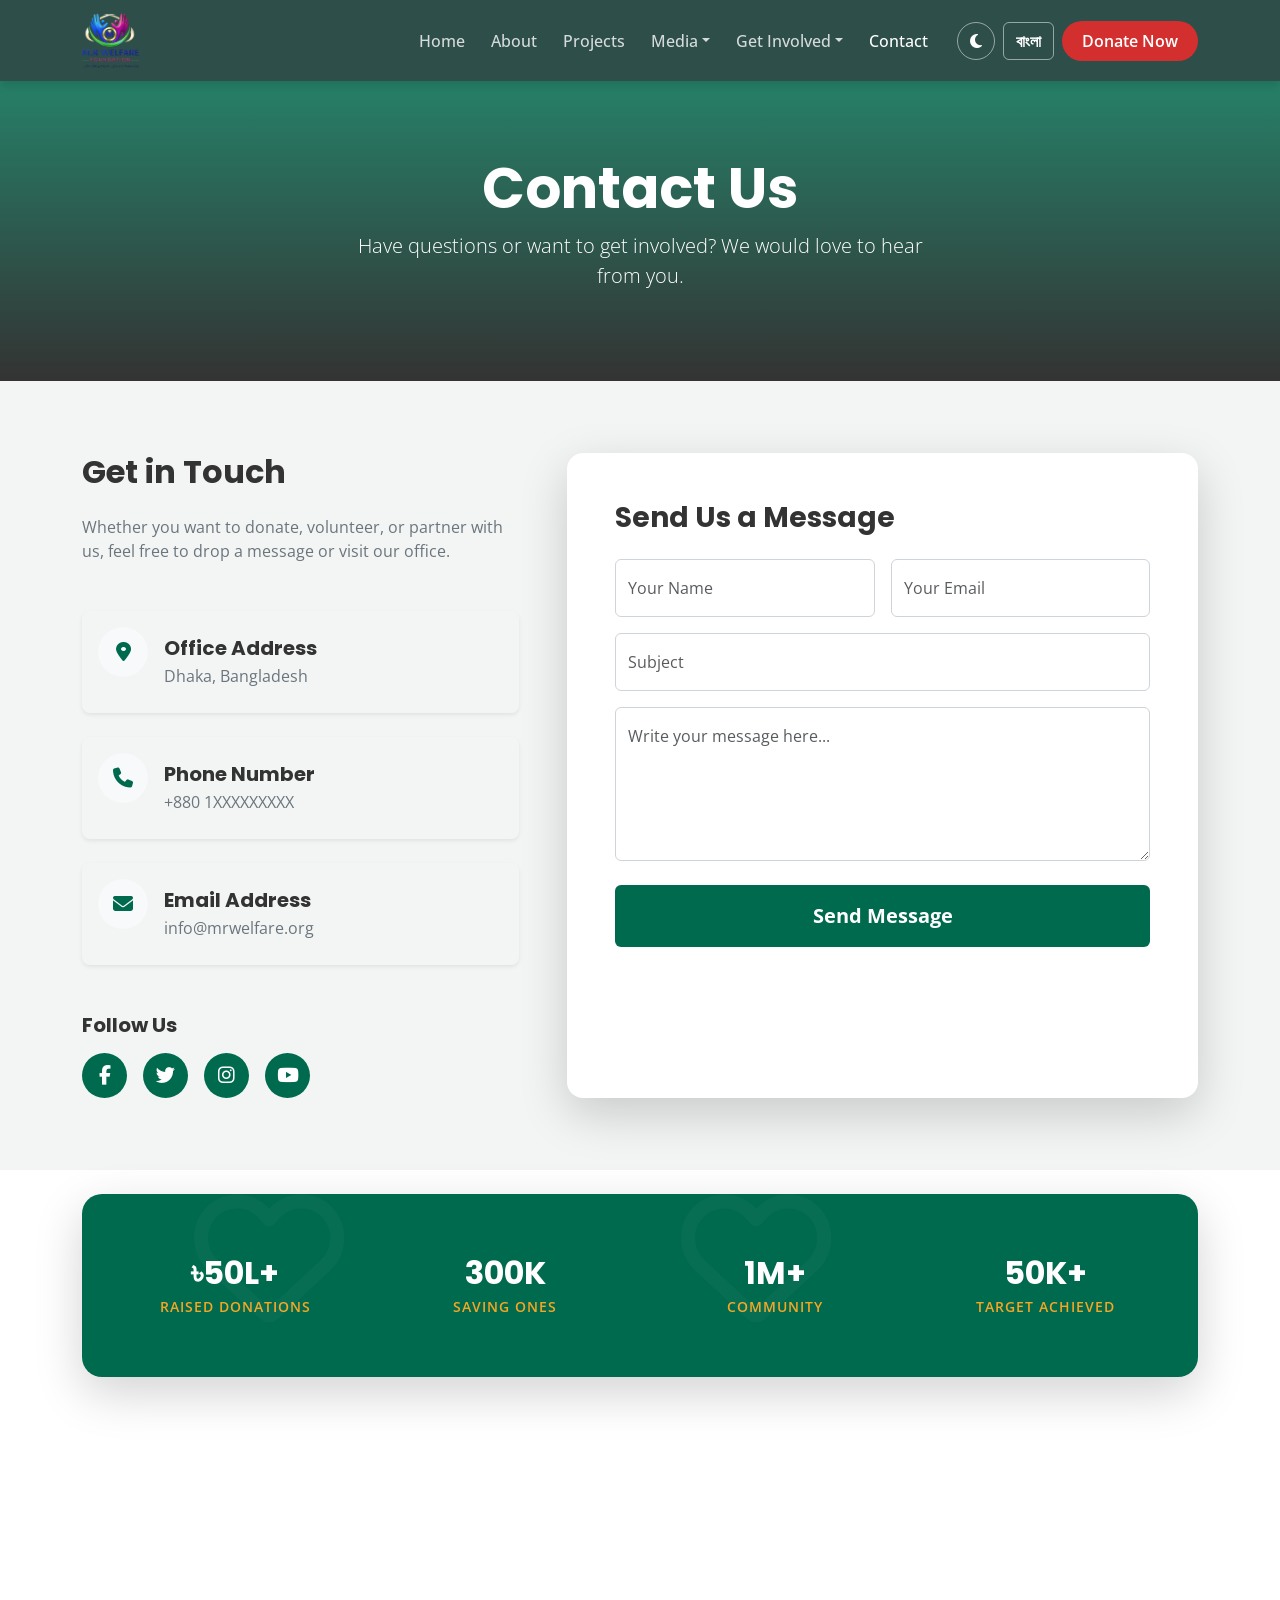
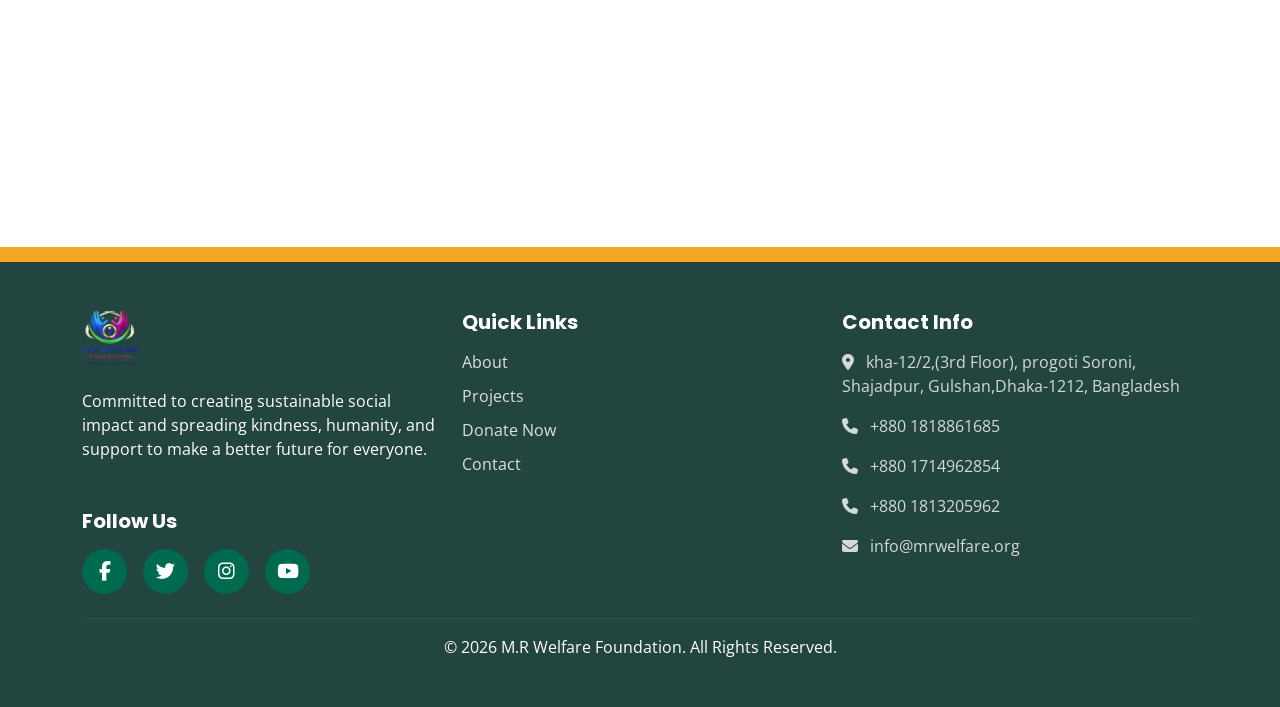
<file: contact.html>
<!DOCTYPE html>
<html lang="en">

<head>
    <meta charset="UTF-8">
    <meta name="viewport" content="width=device-width, initial-scale=1.0">
    <title>Contact Us | M.R Welfare Foundation</title>
    <link rel="icon" type="image/png" href="asstes/image/logo.png">

    <link
        href="https://fonts.googleapis.com/css2?family=Open+Sans:wght@300;400;600&family=Poppins:wght@400;500;600;700&family=Noto+Sans+Bengali:wght@400;500;600;700&display=swap"
        rel="stylesheet">
    <link href="https://cdn.jsdelivr.net/npm/bootstrap@5.3.2/dist/css/bootstrap.min.css" rel="stylesheet">
    <link rel="stylesheet" href="https://cdnjs.cloudflare.com/ajax/libs/font-awesome/6.4.2/css/all.min.css">
    <link rel="stylesheet" href="asstes/css/style.css">
</head>

<body>
    <div id="preloader" class="preloader-container d-flex justify-content-center align-items-center">
        <div class="preloader-content position-relative">
            <img src="asstes/image/logom.png" alt="Logo"
                class="preloader-logo position-absolute top-50 start-50 translate-middle">

            <svg class="circular-text" viewBox="0 0 100 100">
                <defs>
                    <path id="circlePath" d="M 50, 50 m -40, 0 a 40,40 0 1,1 80,0 a 40,40 0 1,1 -80,0" />
                </defs>
                <text class="loading-text" fill="var(--primary-green)">
                    <textPath xlink:href="#circlePath" data-lang="preloader_text">
                        M.R WELFARE FOUNDATION • M.R WELFARE FOUNDATION •
                    </textPath>
                </text>
            </svg>
        </div>
    </div>
<nav class="navbar navbar-expand-lg sticky-top custom-navbar">
        <div class="container">
            <a class="navbar-brand custom-brand align-items-center" href="index.html">
                <img class="nav-logo" src="asstes/image/logom.png" alt="Logo" title="M.R Welfare Foundation">
                <div class="brand-text-container d-flex flex-column justify-content-center">
                    </div>
            </a>

            <button class="navbar-toggler text-white border-0 shadow-none" type="button" data-bs-toggle="collapse"
                data-bs-target="#navbarNav">
                <i class="fa-solid fa-bars fa-lg text-white"></i>
            </button>

            <div class="collapse navbar-collapse" id="navbarNav">
                <ul class="navbar-nav ms-auto align-items-center">
                    <li class="nav-item"><a class="nav-link " href="index.html" data-lang="nav_home">Home</a></li>
                    <li class="nav-item"><a class="nav-link" href="about.html" data-lang="nav_about">About</a></li>
                    <li class="nav-item"><a class="nav-link" href="projects.html" data-lang="nav_projects">Projects</a></li>

                    <li class="nav-item dropdown custom-dropdown">
                        <a class="nav-link dropdown-toggle" href="#" id="mediaDropdown" data-bs-toggle="dropdown"
                            aria-expanded="false" data-lang="nav_media">Media</a>
                        <ul class="dropdown-menu border-0 shadow-lg rounded-3">
                            <li><a class="dropdown-item py-2" href="gallery.html" data-lang="nav_gallery"><i
                                        class="fa-regular fa-image me-2 text-secondary-custom"></i> Gallery</a></li>
                            <li><a class="dropdown-item py-2" href="blog.html" data-lang="nav_blog"><i
                                        class="fa-regular fa-newspaper me-2 text-secondary-custom"></i> News & Blog</a></li>
                        </ul>
                    </li>

                    <li class="nav-item dropdown custom-dropdown">
                        <a class="nav-link dropdown-toggle" href="#" id="involvedDropdown" data-bs-toggle="dropdown"
                            aria-expanded="false" data-lang="nav_get_involved">Get Involved</a>
                        <ul class="dropdown-menu border-0 shadow-lg rounded-3">
                            <li><a class="dropdown-item py-2" href="volunteer.html" data-lang="nav_volunteer"><i
                                        class="fa-solid fa-hand-holding-heart me-2 text-secondary-custom"></i> Volunteer</a></li>
                            <li><hr class="dropdown-divider"></li>
                            <li><a class="dropdown-item py-2 fw-bold text-primary-custom" href="donation.html"
                                    data-lang="nav_donate"><i class="fa-solid fa-circle-dollar-to-slot me-2"></i> Donate Now</a></li>
                        </ul>
                    </li>

                    <li class="nav-item"><a class="nav-link active" href="contact.html" data-lang="nav_contact">Contact</a></li>
                </ul>

                <div class="d-flex align-items-center ms-lg-3 gap-2 mt-3 mt-lg-0 pb-3 pb-lg-0">
                    <button id="theme-toggle" class="btn btn-outline-light rounded-circle"
                        title="Toggle Dark/Light Mode"><i class="fa-solid fa-moon"></i></button>
                    <button id="lang-toggle" class="btn btn-outline-light fw-bold">বাংলা</button>
                    <a class="btn btn-donate" href="donation.html" data-lang="nav_donate">Donate Now</a>
                </div>
            </div>
        </div>
    </nav>

    <header class="page-header d-flex align-items-center"
        style="background: linear-gradient(rgba(0, 106, 78, 0.85), rgba(0, 0, 0, 0.8)), url('https://images.unsplash.com/photo-1516321318423-f06f85e504b3?ixlib=rb-4.0.3&auto=format&fit=crop&w=1920&q=80') center/cover; height: 300px;">
        <div class="container text-center text-white">
            <h1 class="display-4 fw-bold" data-lang="contact_header_title">Contact Us</h1>
            <p class="lead mx-auto" style="max-width: 600px;" data-lang="contact_header_sub">Have questions or want to
                get involved? We would love to hear from you.</p>
        </div>
    </header>

    <section class="py-5 bg-light-alt theme-bg-alt">
        <div class="container py-4">
            <div class="row g-5">

                <div class="col-lg-5">
                    <h2 class="fw-bold theme-text mb-4" data-lang="contact_info_title">Get in Touch</h2>
                    <p class="theme-text-muted mb-5" data-lang="contact_info_desc">Whether you want to donate,
                        volunteer, or partner with us, feel free to drop a message or visit our office.</p>

                    <div
                        class="contact-info-card d-flex align-items-center mb-4 p-3 rounded-3 theme-card shadow-sm border-0">
                        <div class="icon-wrapper bg-light text-primary-custom rounded-circle d-flex align-items-center justify-content-center me-3"
                            style="width: 50px; height: 50px; font-size: 20px;">
                            <i class="fa-solid fa-location-dot"></i>
                        </div>
                        <div>
                            <h5 class="fw-bold theme-text mb-1" data-lang="contact_office">Office Address</h5>
                            <p class="theme-text-muted mb-0">Dhaka, Bangladesh</p>
                        </div>
                    </div>

                    <div
                        class="contact-info-card d-flex align-items-center mb-4 p-3 rounded-3 theme-card shadow-sm border-0">
                        <div class="icon-wrapper bg-light text-primary-custom rounded-circle d-flex align-items-center justify-content-center me-3"
                            style="width: 50px; height: 50px; font-size: 20px;">
                            <i class="fa-solid fa-phone"></i>
                        </div>
                        <div>
                            <h5 class="fw-bold theme-text mb-1" data-lang="contact_phone">Phone Number</h5>
                            <p class="theme-text-muted mb-0">+880 1XXXXXXXXX</p>
                        </div>
                    </div>

                    <div
                        class="contact-info-card d-flex align-items-center mb-4 p-3 rounded-3 theme-card shadow-sm border-0">
                        <div class="icon-wrapper bg-light text-primary-custom rounded-circle d-flex align-items-center justify-content-center me-3"
                            style="width: 50px; height: 50px; font-size: 20px;">
                            <i class="fa-solid fa-envelope"></i>
                        </div>
                        <div>
                            <h5 class="fw-bold theme-text mb-1" data-lang="contact_email">Email Address</h5>
                            <p class="theme-text-muted mb-0">info@mrwelfare.org</p>
                        </div>
                    </div>

                    <h5 class="fw-bold theme-text mt-5 mb-3" data-lang="contact_social">Follow Us</h5>
                    <div class="d-flex gap-3">
                        <a href="#" class="social-icon-btn"><i class="fa-brands fa-facebook-f"></i></a>
                        <a href="#" class="social-icon-btn"><i class="fa-brands fa-twitter"></i></a>
                        <a href="#" class="social-icon-btn"><i class="fa-brands fa-instagram"></i></a>
                        <a href="#" class="social-icon-btn"><i class="fa-brands fa-youtube"></i></a>
                    </div>
                </div>

                <div class="col-lg-7">
                    <div class="card theme-card border-0 shadow-lg p-4 p-md-5 rounded-4 h-100">
                        <h3 class="fw-bold theme-text mb-4" data-lang="contact_form_title">Send Us a Message</h3>
                        <form action="#" method="POST">
                            <div class="row g-3">
                                <div class="col-md-6">
                                    <input type="text" class="form-control theme-input py-3" required
                                        placeholder="Your Name" data-lang-placeholder="contact_name_ph">
                                </div>
                                <div class="col-md-6">
                                    <input type="email" class="form-control theme-input py-3" required
                                        placeholder="Your Email" data-lang-placeholder="contact_email_ph">
                                </div>
                                <div class="col-md-12">
                                    <input type="text" class="form-control theme-input py-3" required
                                        placeholder="Subject" data-lang-placeholder="contact_subject_ph">
                                </div>
                                <div class="col-md-12">
                                    <textarea class="form-control theme-input py-3" rows="5" required
                                        placeholder="Write your message here..."
                                        data-lang-placeholder="contact_msg_ph"></textarea>
                                </div>
                                <div class="col-12 mt-4">
                                    <button type="submit" class="btn btn-primary-custom w-100 py-3 fs-5 fw-bold"
                                        data-lang="contact_btn_submit">Send Message</button>
                                </div>
                            </div>
                        </form>
                    </div>
                </div>

            </div>
        </div>
    </section>
    <section class="py-4 theme-bg">
        <div class="container">
            <div class="stats-banner shadow-lg">
                <div class="row text-center g-4">
                    <div class="col-6 col-md-3">
                        <h2 class="fw-bold text-white mb-1">৳50L+</h2>
                        <p class="stats-label mb-0" data-lang="stat_1">RAISED DONATIONS</p>
                    </div>
                    <div class="col-6 col-md-3">
                        <h2 class="fw-bold text-white mb-1">300K</h2>
                        <p class="stats-label mb-0" data-lang="stat_2">SAVING ONES</p>
                    </div>
                    <div class="col-6 col-md-3">
                        <h2 class="fw-bold text-white mb-1">1M+</h2>
                        <p class="stats-label mb-0" data-lang="stat_3">COMMUNITY</p>
                    </div>
                    <div class="col-6 col-md-3">
                        <h2 class="fw-bold text-white mb-1">50K+</h2>
                        <p class="stats-label mb-0" data-lang="stat_4">TARGET ACHIEVED</p>
                    </div>
                </div>
            </div>
        </div>
    </section>
    <section class="map-section">
        <iframe
            src="https://www.google.com/maps/embed?pb=!1m18!1m12!1m3!1d233668.06396725783!2d90.27919586057241!3d23.780636450000003!2m3!1f0!2f0!3f0!3m2!1i1024!2i768!4f13.1!3m3!1m2!1s0x3755b8b087026b81%3A0x8fa563bbdd5904c2!2sDhaka!5e0!3m2!1sen!2sbd!4v1699999999999!5m2!1sen!2sbd"
            width="100%" height="450" style="border:0; margin-bottom: -10px;" allowfullscreen="" loading="lazy"
            referrerpolicy="no-referrer-when-downgrade"></iframe>
    </section>
    <div style="height: 15px; background-color: #F5A623; width: 100%;"></div>
    <footer class="footer py-5 text-white">
        <div class="container">
            <div class="row g-4">
                <div class="col-lg-4">
                    <a href="index.html" class="d-flex align-items-center text-decoration-none mb-4">
                        <img src="asstes/image/logom.png" alt="Logo"
                            style="height: 55px; width: auto; object-fit: contain; margin-right: 12px;">
                        <div class="d-flex flex-column justify-content-center">
                            
                        </div>
                    </a>

                    <p class="text-light" data-lang="footer_desc">Committed to creating sustainable social impact and
                        spreading kindness, humanity, and support to make a better future for everyone.</p>
                    <h5 class="fw-bold theme-text mt-5 mb-3" data-lang="contact_social">Follow Us</h5>
                    <div class="d-flex gap-3">
                        <a href="#" class="social-icon-btn"><i class="fa-brands fa-facebook-f"></i></a>
                        <a href="#" class="social-icon-btn"><i class="fa-brands fa-twitter"></i></a>
                        <a href="#" class="social-icon-btn"><i class="fa-brands fa-instagram"></i></a>
                        <a href="#" class="social-icon-btn"><i class="fa-brands fa-youtube"></i></a>
                    </div>
                </div>
                <div class="col-lg-4">
                    <h5 class="fw-bold mb-3" data-lang="footer_quick_links">Quick Links</h5>
                    <ul class="list-unstyled footer-links">
                        <li><a href="about.html" data-lang="nav_about">About Us</a></li>
                        <li><a href="projects.html" data-lang="nav_projects">Our Projects</a></li>
                        <li><a href="donation.html" data-lang="nav_donate">Donate</a></li>
                        <li><a href="contact.html" data-lang="nav_contact">Contact Us</a></li>
                    </ul>
                </div>
                <div class="col-lg-4">
                    <h5 class="fw-bold mb-3" data-lang="footer_contact_info">Contact Info</h5>
                    <p style="opacity: 0.8;"><i class="fa-solid fa-location-dot me-2"></i> <span
                            data-lang="footer_address"> kha-12/2,(3rd Floor), progoti Soroni, Shajadpur,
                            Gulshan,Dhaka-1212, Bangladesh</span></p>

                    <p style="opacity: 0.8;"><i class="fa-solid fa-phone me-2"></i> <span
                            data-lang="footer_phone_1">+880
                            1818861685</span></p>
                    <p style="opacity: 0.8;"><i class="fa-solid fa-phone me-2"></i> <span
                            data-lang="footer_phone_2">+880
                            1714962854</span></p>
                    <p style="opacity: 0.8;"><i class="fa-solid fa-phone me-2"></i> <span
                            data-lang="footer_phone_3">+880
                            1813205962</span></p>

                    <p style="opacity: 0.8;"><i class="fa-solid fa-envelope me-2"></i> <span
                            data-lang="footer_email">info@mrwelfare.org</span></p>
                </div>
            </div>
            <hr class="mt-4 mb-3 border-secondary">
            <div class="text-center">
                <p class="mb-0" data-lang="footer_copyright">&copy; 2026 M.R Welfare Foundation. All Rights Reserved.
                </p>
            </div>
        </div>
    </footer>

    <script src="https://cdn.jsdelivr.net/npm/bootstrap@5.3.2/dist/js/bootstrap.bundle.min.js"></script>
    <script src="asstes/js/script.js"></script>
</body>

</html>
</file>
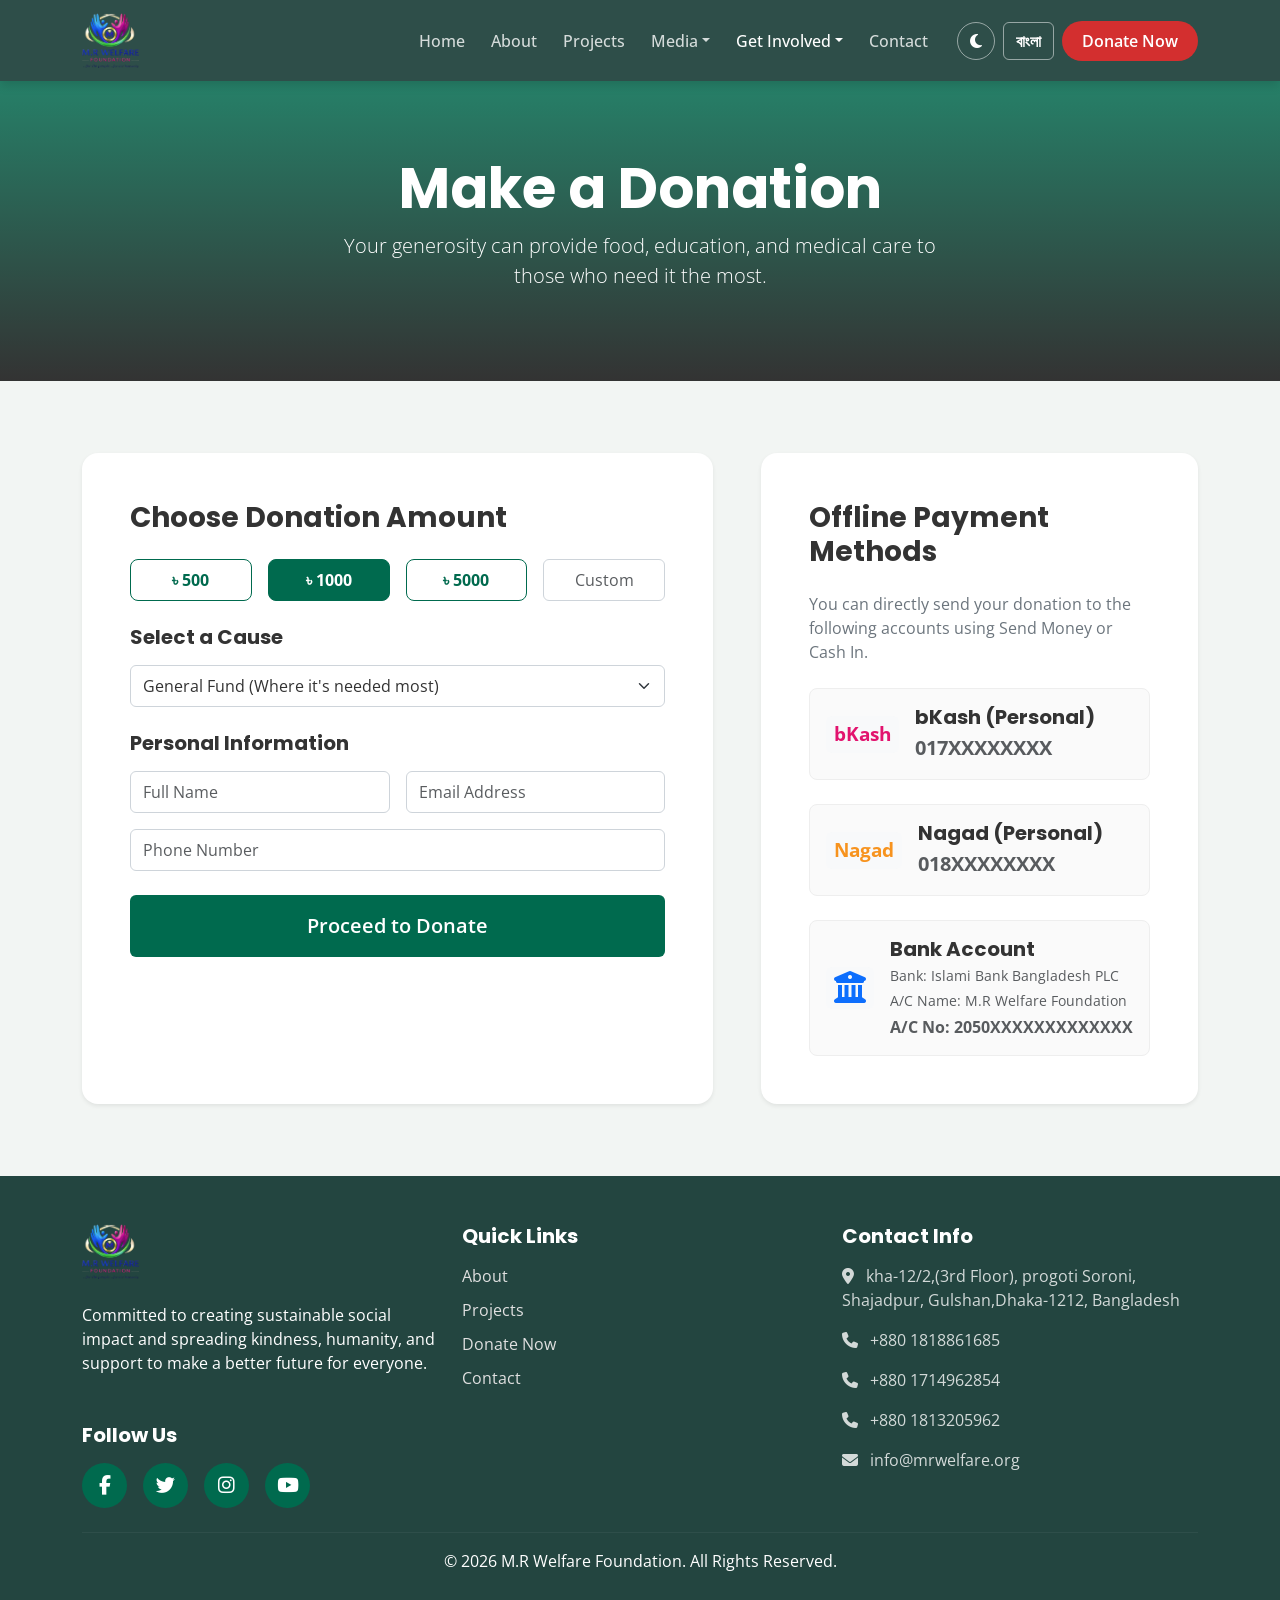
<file: donation.html>
<!DOCTYPE html>
<html lang="en">

<head>
    <meta charset="UTF-8">
    <meta name="viewport" content="width=device-width, initial-scale=1.0">
    <title>Donate Now | M.R Welfare Foundation</title>
    <link rel="icon" type="image/png" href="asstes/image/logo.png">

    <link
        href="https://fonts.googleapis.com/css2?family=Open+Sans:wght@300;400;600&family=Poppins:wght@400;500;600;700&family=Noto+Sans+Bengali:wght@400;500;600;700&display=swap"
        rel="stylesheet">
    <link href="https://cdn.jsdelivr.net/npm/bootstrap@5.3.2/dist/css/bootstrap.min.css" rel="stylesheet">
    <link rel="stylesheet" href="https://cdnjs.cloudflare.com/ajax/libs/font-awesome/6.4.2/css/all.min.css">
    <link rel="stylesheet" href="asstes/css/style.css">
</head>

<body>
    <div id="preloader" class="preloader-container d-flex justify-content-center align-items-center">
        <div class="preloader-content position-relative">
            <img src="asstes/image/logom.png" alt="Logo"
                class="preloader-logo position-absolute top-50 start-50 translate-middle">

            <svg class="circular-text" viewBox="0 0 100 100">
                <defs>
                    <path id="circlePath" d="M 50, 50 m -40, 0 a 40,40 0 1,1 80,0 a 40,40 0 1,1 -80,0" />
                </defs>
                <text class="loading-text" fill="var(--primary-green)">
                    <textPath xlink:href="#circlePath" data-lang="preloader_text">
                        M.R WELFARE FOUNDATION • M.R WELFARE FOUNDATION •
                    </textPath>
                </text>
            </svg>
        </div>
    </div>
<nav class="navbar navbar-expand-lg sticky-top custom-navbar">
        <div class="container">
            <a class="navbar-brand custom-brand align-items-center" href="index.html">
                <img class="nav-logo" src="asstes/image/logom.png" alt="Logo" title="M.R Welfare Foundation">
                <div class="brand-text-container d-flex flex-column justify-content-center">
                    </div>
            </a>

            <button class="navbar-toggler text-white border-0 shadow-none" type="button" data-bs-toggle="collapse"
                data-bs-target="#navbarNav">
                <i class="fa-solid fa-bars fa-lg text-white"></i>
            </button>

            <div class="collapse navbar-collapse" id="navbarNav">
                <ul class="navbar-nav ms-auto align-items-center">
                    <li class="nav-item"><a class="nav-link " href="index.html" data-lang="nav_home">Home</a></li>
                    <li class="nav-item"><a class="nav-link" href="about.html" data-lang="nav_about">About</a></li>
                    <li class="nav-item"><a class="nav-link" href="projects.html" data-lang="nav_projects">Projects</a></li>

                    <li class="nav-item dropdown custom-dropdown">
                        <a class="nav-link dropdown-toggle" href="#" id="mediaDropdown" data-bs-toggle="dropdown"
                            aria-expanded="false" data-lang="nav_media">Media</a>
                        <ul class="dropdown-menu border-0 shadow-lg rounded-3">
                            <li><a class="dropdown-item py-2" href="gallery.html" data-lang="nav_gallery"><i
                                        class="fa-regular fa-image me-2 text-secondary-custom"></i> Gallery</a></li>
                            <li><a class="dropdown-item py-2" href="blog.html" data-lang="nav_blog"><i
                                        class="fa-regular fa-newspaper me-2 text-secondary-custom"></i> News & Blog</a></li>
                        </ul>
                    </li>

                    <li class="nav-item dropdown custom-dropdown">
                        <a class="nav-link dropdown-toggle active" href="#" id="involvedDropdown" data-bs-toggle="dropdown"
                            aria-expanded="false" data-lang="nav_get_involved">Get Involved</a>
                        <ul class="dropdown-menu border-0 shadow-lg rounded-3">
                            <li><a class="dropdown-item py-2" href="volunteer.html" data-lang="nav_volunteer"><i
                                        class="fa-solid fa-hand-holding-heart me-2 text-secondary-custom"></i> Volunteer</a></li>
                            <li><hr class="dropdown-divider"></li>
                            <li><a class="dropdown-item py-2 fw-bold text-white active" style="background-color: var(--primary-green);" href="donation.html"
                                    data-lang="nav_donate"><i class="fa-solid fa-circle-dollar-to-slot me-2 text-white"></i> Donate Now</a></li>
                        </ul>
                    </li>

                    <li class="nav-item"><a class="nav-link" href="contact.html" data-lang="nav_contact">Contact</a></li>
                </ul>

                <div class="d-flex align-items-center ms-lg-3 gap-2 mt-3 mt-lg-0 pb-3 pb-lg-0">
                    <button id="theme-toggle" class="btn btn-outline-light rounded-circle"
                        title="Toggle Dark/Light Mode"><i class="fa-solid fa-moon"></i></button>
                    <button id="lang-toggle" class="btn btn-outline-light fw-bold">বাংলা</button>
                    <a class="btn btn-donate" href="donation.html" data-lang="nav_donate">Donate Now</a>
                </div>
            </div>
        </div>
    </nav>

    <header class="page-header d-flex align-items-center"
        style="background: linear-gradient(rgba(0, 106, 78, 0.85), rgba(0, 0, 0, 0.8)), url('https://images.unsplash.com/photo-1532629345422-7515f3d16bb0?ixlib=rb-4.0.3&auto=format&fit=crop&w=1920&q=80') center/cover; height: 300px;">
        <div class="container text-center text-white">
            <h1 class="display-4 fw-bold" data-lang="don_header_title">Make a Donation</h1>
            <p class="lead mx-auto" style="max-width: 600px;" data-lang="don_header_sub">Your generosity can provide
                food, education, and medical care to those who need it the most.</p>
        </div>
    </header>

    <section class="py-5 bg-light-alt theme-bg-alt">
        <div class="container py-4">
            <div class="row g-5">

                <div class="col-lg-7">
                    <div class="card theme-card border-0 shadow-sm p-4 p-md-5 rounded-4 h-100">
                        <h3 class="fw-bold theme-text mb-4" data-lang="don_amt_title">Choose Donation Amount</h3>

                        <div class="row g-3 mb-4">
                            <div class="col-6 col-md-3">
                                <button class="btn btn-outline-success amount-btn w-100 fw-bold py-2">৳ 500</button>
                            </div>
                            <div class="col-6 col-md-3">
                                <button class="btn btn-outline-success amount-btn active w-100 fw-bold py-2">৳
                                    1000</button>
                            </div>
                            <div class="col-6 col-md-3">
                                <button class="btn btn-outline-success amount-btn w-100 fw-bold py-2">৳ 5000</button>
                            </div>
                            <div class="col-6 col-md-3">
                                <input type="number" class="form-control amount-input text-center py-2 theme-input"
                                    placeholder="Custom" data-lang-placeholder="don_custom_amt">
                            </div>
                        </div>

                       <h5 class="fw-bold theme-text mb-3" data-lang="don_cause">Select a Cause</h5>
<select id="causeSelect" class="form-select theme-input mb-4 py-2">
    <option value="general" data-lang="don_cause_gen">General Fund (Where it's needed most)</option>
    <option value="zakat" data-lang="proj_zakat_title">Zakat</option>
    <option value="sadaqah" data-lang="proj_sadaqah_title">Sadaqah</option>
    <option value="jariyah" data-lang="proj_jariyah_title">Sadaqah Jariyah</option>
    <option value="fitrana" data-lang="proj_fitrana_title">Fitrana</option>
    <option value="kaffarah" data-lang="proj_kaffarah_title">Kaffarah</option>
    <option value="lillah" data-lang="proj_lillah_title">Lillah Fund</option>
    <option value="food" data-lang="proj_food_title_2">Food Aid</option>
    <option value="education" data-lang="proj_edu_title_2">Education Support</option>
    <option value="medical" data-lang="proj_med_title_2">Medical Aid</option>
    <option value="orphan" data-lang="proj_orphan_title">Orphan Support</option>
    <option value="winter" data-lang="proj_winter_title">Winter Aid</option>
    <option value="disaster" data-lang="proj_disaster_title_2">Disaster Relief</option>
    <option value="mosque" data-lang="proj_mosque_title">Mosque Support</option>
    <option value="tubewell" data-lang="proj_tubewell_title">Tube Well</option>
    <option value="housing" data-lang="proj_housing_title">Housing Support</option>
</select>

                        <h5 class="fw-bold theme-text mb-3" data-lang="don_personal_info">Personal Information</h5>
                        <div class="row g-3 mb-4">
                            <div class="col-md-6">
                                <input type="text" class="form-control theme-input py-2" placeholder="Full Name"
                                    data-lang-placeholder="don_name">
                            </div>
                            <div class="col-md-6">
                                <input type="email" class="form-control theme-input py-2" placeholder="Email Address"
                                    data-lang-placeholder="don_email">
                            </div>
                            <div class="col-md-12">
                                <input type="text" class="form-control theme-input py-2" placeholder="Phone Number"
                                    data-lang-placeholder="don_phone">
                            </div>
                        </div>

                        <button class="btn btn-primary-custom w-100 py-3 fs-5" data-lang="don_btn_submit">Proceed to
                            Donate</button>
                    </div>
                </div>

                <div class="col-lg-5">
                    <div class="card theme-card border-0 shadow-sm p-4 p-md-5 rounded-4 h-100">
                        <h3 class="fw-bold theme-text mb-4" data-lang="don_pay_methods_title">Offline Payment Methods
                        </h3>
                        <p class="theme-text-muted mb-4" data-lang="don_pay_desc">You can directly send your donation to
                            the following accounts using Send Money or Cash In.</p>

                        <div class="payment-box mb-4 p-3 rounded-3 border d-flex align-items-center">
                            <div class="payment-icon bg-light rounded px-2 py-1 me-3">
                                <span class="fw-bold" style="color: #E2136E; font-size: 1.2rem;">bKash</span>
                            </div>
                            <div>
                                <h5 class="fw-bold mb-1 theme-text" data-lang="don_bkash">bKash (Personal)</h5>
                                <p class="mb-0 text-muted fs-5 fw-bold">017XXXXXXXX</p>
                            </div>
                        </div>

                        <div class="payment-box mb-4 p-3 rounded-3 border d-flex align-items-center">
                            <div class="payment-icon bg-light rounded px-2 py-1 me-3">
                                <span class="fw-bold" style="color: #F7931E; font-size: 1.2rem;">Nagad</span>
                            </div>
                            <div>
                                <h5 class="fw-bold mb-1 theme-text" data-lang="don_nagad">Nagad (Personal)</h5>
                                <p class="mb-0 text-muted fs-5 fw-bold">018XXXXXXXX</p>
                            </div>
                        </div>

                        <div class="payment-box p-3 rounded-3 border d-flex align-items-center">
                            <div class="payment-icon bg-light rounded px-2 py-1 me-3 text-primary">
                                <i class="fa-solid fa-building-columns fa-2x"></i>
                            </div>
                            <div>
                                <h5 class="fw-bold mb-1 theme-text" data-lang="don_bank">Bank Account</h5>
                                <p class="mb-1 text-muted small" data-lang="don_bank_name">Bank: Islami Bank Bangladesh
                                    PLC</p>
                                <p class="mb-1 text-muted small" data-lang="don_bank_acc_name">A/C Name: M.R Welfare
                                    Foundation</p>
                                <p class="mb-0 text-muted fw-bold">A/C No: 2050XXXXXXXXXXXXX</p>
                            </div>
                        </div>

                    </div>
                </div>

            </div>
        </div>
    </section>

    <footer class="footer py-5 text-white">
        <div class="container">
            <div class="row g-4">
                <div class="col-lg-4">
                    <a href="index.html" class="d-flex align-items-center text-decoration-none mb-4">
                        <img src="asstes/image/logom.png" alt="Logo"
                            style="height: 55px; width: auto; object-fit: contain; margin-right: 12px;">
                        <div class="d-flex flex-column justify-content-center">
                            
                        </div>
                    </a>

                    <p class="text-light" data-lang="footer_desc">Committed to creating sustainable social impact and
                        spreading kindness, humanity, and support to make a better future for everyone.</p>
                    <h5 class="fw-bold theme-text mt-5 mb-3" data-lang="contact_social">Follow Us</h5>
                    <div class="d-flex gap-3">
                        <a href="#" class="social-icon-btn"><i class="fa-brands fa-facebook-f"></i></a>
                        <a href="#" class="social-icon-btn"><i class="fa-brands fa-twitter"></i></a>
                        <a href="#" class="social-icon-btn"><i class="fa-brands fa-instagram"></i></a>
                        <a href="#" class="social-icon-btn"><i class="fa-brands fa-youtube"></i></a>
                    </div>
                </div>
                <div class="col-lg-4">
                    <h5 class="fw-bold mb-3" data-lang="footer_quick_links">Quick Links</h5>
                    <ul class="list-unstyled footer-links">
                        <li><a href="about.html" data-lang="nav_about">About Us</a></li>
                        <li><a href="projects.html" data-lang="nav_projects">Our Projects</a></li>
                        <li><a href="donation.html" data-lang="nav_donate">Donate</a></li>
                        <li><a href="contact.html" data-lang="nav_contact">Contact Us</a></li>
                    </ul>
                </div>
                <div class="col-lg-4">
                    <h5 class="fw-bold mb-3" data-lang="footer_contact_info">Contact Info</h5>
                    <p style="opacity: 0.8;"><i class="fa-solid fa-location-dot me-2"></i> <span
                            data-lang="footer_address"> kha-12/2,(3rd Floor), progoti Soroni, Shajadpur,
                            Gulshan,Dhaka-1212, Bangladesh</span></p>

                    <p style="opacity: 0.8;"><i class="fa-solid fa-phone me-2"></i> <span
                            data-lang="footer_phone_1">+880
                            1818861685</span></p>
                    <p style="opacity: 0.8;"><i class="fa-solid fa-phone me-2"></i> <span
                            data-lang="footer_phone_2">+880
                            1714962854</span></p>
                    <p style="opacity: 0.8;"><i class="fa-solid fa-phone me-2"></i> <span
                            data-lang="footer_phone_3">+880
                            1813205962</span></p>

                    <p style="opacity: 0.8;"><i class="fa-solid fa-envelope me-2"></i> <span
                            data-lang="footer_email">info@mrwelfare.org</span></p>
                </div>
            </div>
            <hr class="mt-4 mb-3 border-secondary">
            <div class="text-center">
                <p class="mb-0" data-lang="footer_copyright">&copy; 2026 M.R Welfare Foundation. All Rights Reserved.
                </p>
            </div>
        </div>
    </footer>

    <script src="https://cdn.jsdelivr.net/npm/bootstrap@5.3.2/dist/js/bootstrap.bundle.min.js"></script>
    <script src="asstes/js/script.js"></script>
</body>

</html>
</file>
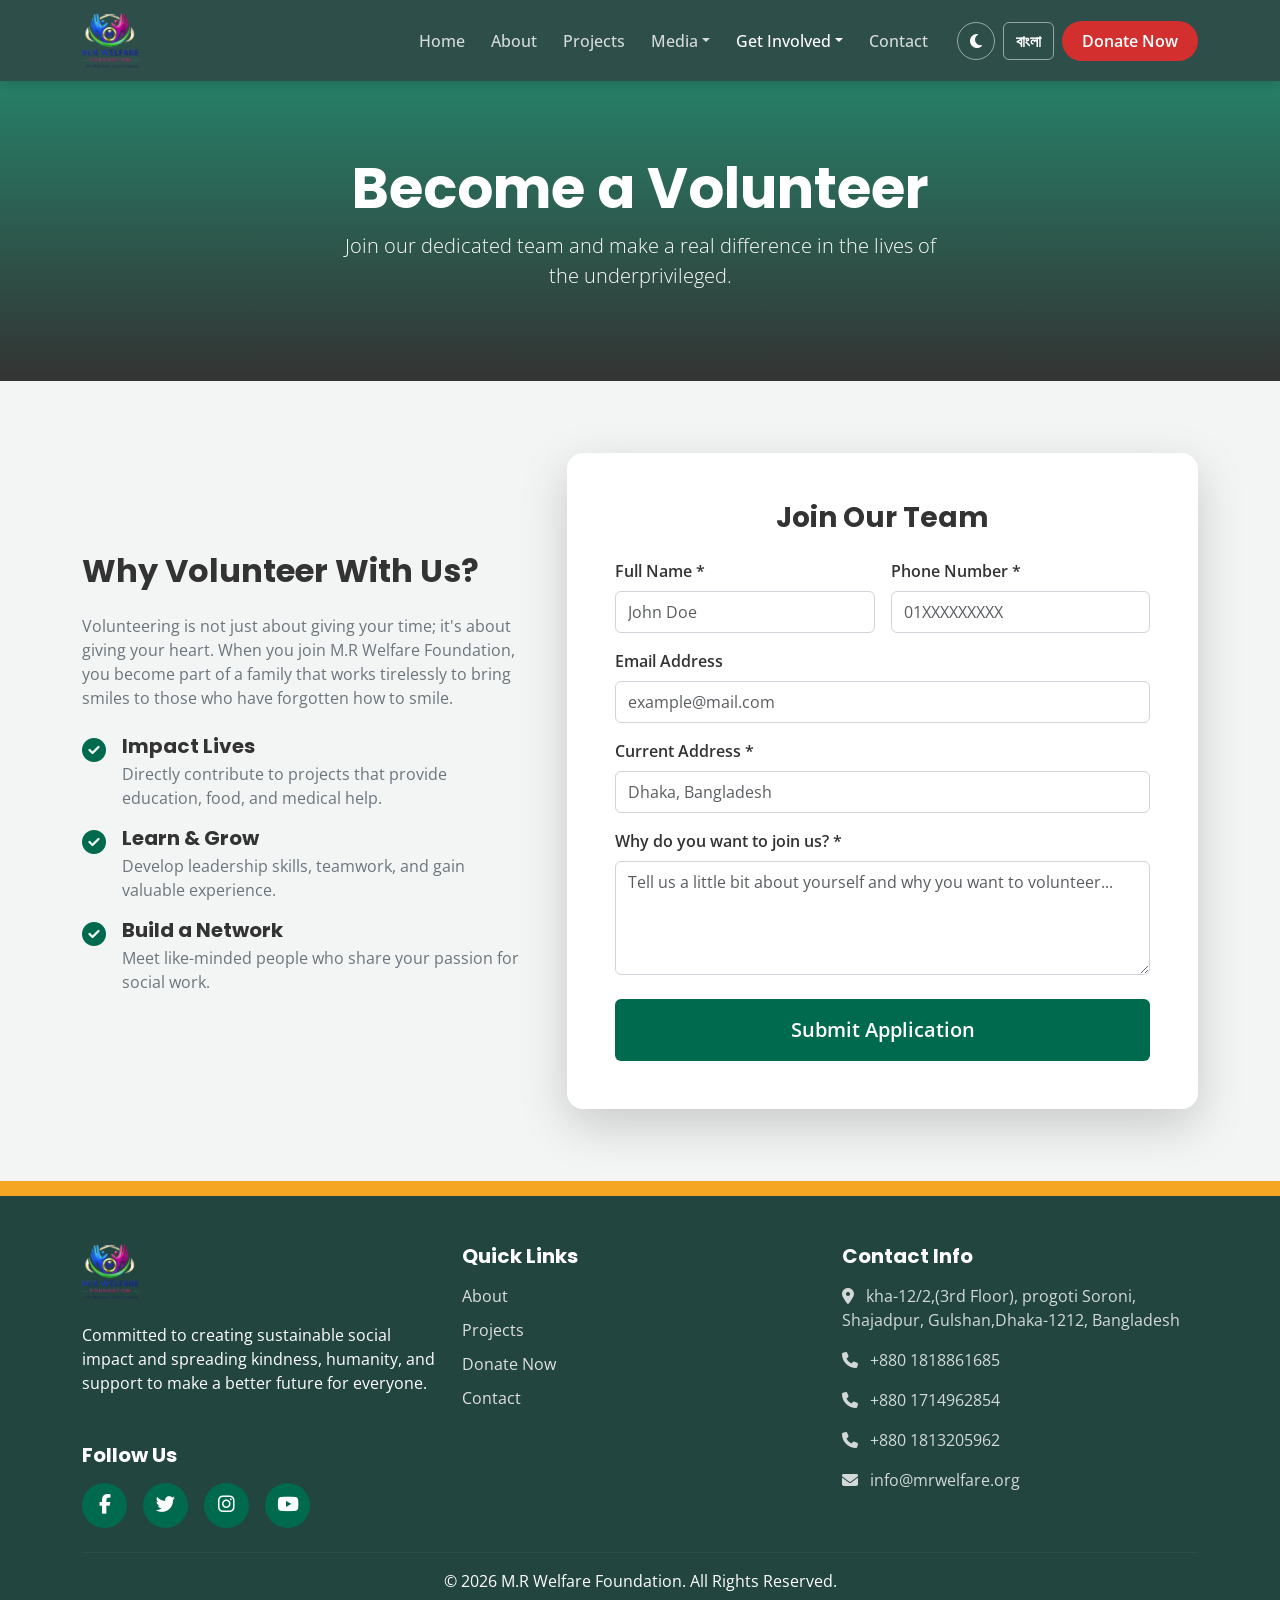
<file: volunteer.html>
<!DOCTYPE html>
<html lang="en">

<head>
    <meta charset="UTF-8">
    <meta name="viewport" content="width=device-width, initial-scale=1.0">
    <title>Become a Volunteer | M.R Welfare Foundation</title>
    <link rel="icon" type="image/png" href="asstes/image/logo.png">

    <link
        href="https://fonts.googleapis.com/css2?family=Open+Sans:wght@300;400;600&family=Poppins:wght@400;500;600;700&family=Noto+Sans+Bengali:wght@400;500;600;700&display=swap"
        rel="stylesheet">
    <link href="https://cdn.jsdelivr.net/npm/bootstrap@5.3.2/dist/css/bootstrap.min.css" rel="stylesheet">
    <link rel="stylesheet" href="https://cdnjs.cloudflare.com/ajax/libs/font-awesome/6.4.2/css/all.min.css">
    <link rel="stylesheet" href="asstes/css/style.css">
</head>

<body>
    <div id="preloader" class="preloader-container d-flex justify-content-center align-items-center">
        <div class="preloader-content position-relative">
            <img src="asstes/image/logom.png" alt="Logo"
                class="preloader-logo position-absolute top-50 start-50 translate-middle">

            <svg class="circular-text" viewBox="0 0 100 100">
                <defs>
                    <path id="circlePath" d="M 50, 50 m -40, 0 a 40,40 0 1,1 80,0 a 40,40 0 1,1 -80,0" />
                </defs>
                <text class="loading-text" fill="var(--primary-green)">
                    <textPath xlink:href="#circlePath" data-lang="preloader_text">
                        M.R WELFARE FOUNDATION • M.R WELFARE FOUNDATION •
                    </textPath>
                </text>
            </svg>
        </div>
    </div>
<nav class="navbar navbar-expand-lg sticky-top custom-navbar">
        <div class="container">
            <a class="navbar-brand custom-brand align-items-center" href="index.html">
                <img class="nav-logo" src="asstes/image/logom.png" alt="Logo" title="M.R Welfare Foundation">
                <div class="brand-text-container d-flex flex-column justify-content-center">
                    </div>
            </a>

            <button class="navbar-toggler text-white border-0 shadow-none" type="button" data-bs-toggle="collapse"
                data-bs-target="#navbarNav">
                <i class="fa-solid fa-bars fa-lg text-white"></i>
            </button>

            <div class="collapse navbar-collapse" id="navbarNav">
                <ul class="navbar-nav ms-auto align-items-center">
                    <li class="nav-item"><a class="nav-link " href="index.html" data-lang="nav_home">Home</a></li>
                    <li class="nav-item"><a class="nav-link" href="about.html" data-lang="nav_about">About</a></li>
                    <li class="nav-item"><a class="nav-link" href="projects.html" data-lang="nav_projects">Projects</a></li>

                    <li class="nav-item dropdown custom-dropdown">
                        <a class="nav-link dropdown-toggle" href="#" id="mediaDropdown" data-bs-toggle="dropdown"
                            aria-expanded="false" data-lang="nav_media">Media</a>
                        <ul class="dropdown-menu border-0 shadow-lg rounded-3">
                            <li><a class="dropdown-item py-2" href="gallery.html" data-lang="nav_gallery"><i
                                        class="fa-regular fa-image me-2 text-secondary-custom"></i> Gallery</a></li>
                            <li><a class="dropdown-item py-2" href="blog.html" data-lang="nav_blog"><i
                                        class="fa-regular fa-newspaper me-2 text-secondary-custom"></i> News & Blog</a></li>
                        </ul>
                    </li>

                    <li class="nav-item dropdown custom-dropdown">
                        <a class="nav-link dropdown-toggle active" href="#" id="involvedDropdown" data-bs-toggle="dropdown"
                            aria-expanded="false" data-lang="nav_get_involved">Get Involved</a>
                        <ul class="dropdown-menu border-0 shadow-lg rounded-3">
                            <li><a class="dropdown-item py-2 fw-bold text-white active" style="background-color: var(--primary-green);" href="volunteer.html" data-lang="nav_volunteer"><i
                                        class="fa-solid fa-hand-holding-heart me-2 text-white"></i> Volunteer</a></li>
                            <li><hr class="dropdown-divider"></li>
                            <li><a class="dropdown-item py-2 fw-bold text-primary-custom" href="donation.html"
                                    data-lang="nav_donate"><i class="fa-solid fa-circle-dollar-to-slot me-2"></i> Donate Now</a></li>
                        </ul>
                    </li>

                    <li class="nav-item"><a class="nav-link" href="contact.html" data-lang="nav_contact">Contact</a></li>
                </ul>

                <div class="d-flex align-items-center ms-lg-3 gap-2 mt-3 mt-lg-0 pb-3 pb-lg-0">
                    <button id="theme-toggle" class="btn btn-outline-light rounded-circle"
                        title="Toggle Dark/Light Mode"><i class="fa-solid fa-moon"></i></button>
                    <button id="lang-toggle" class="btn btn-outline-light fw-bold">বাংলা</button>
                    <a class="btn btn-donate" href="donation.html" data-lang="nav_donate">Donate Now</a>
                </div>
            </div>
        </div>
    </nav>

    <header class="page-header d-flex align-items-center"
        style="background: linear-gradient(rgba(0, 106, 78, 0.85), rgba(0, 0, 0, 0.8)), url('https://images.unsplash.com/photo-1593113630400-ea4288922497?ixlib=rb-4.0.3&auto=format&fit=crop&w=1920&q=80') center/cover; height: 300px;">
        <div class="container text-center text-white">
            <h1 class="display-4 fw-bold" data-lang="vol_header_title">Become a Volunteer</h1>
            <p class="lead mx-auto" style="max-width: 600px;" data-lang="vol_header_sub">Join our dedicated team and
                make a real difference in the lives of the underprivileged.</p>
        </div>
    </header>

    <section class="py-5 bg-light-alt theme-bg-alt">
        <div class="container py-4">
            <div class="row g-5 align-items-center">

                <div class="col-lg-5 mb-4 mb-lg-0">
                    <h2 class="fw-bold theme-text mb-4" data-lang="vol_info_title">Why Volunteer With Us?</h2>
                    <p class="theme-text-muted mb-4" data-lang="vol_info_desc1">Volunteering is not just about giving
                        your time; it's about giving your heart. When you join M.R Welfare Foundation, you become part
                        of a family that works tirelessly to bring smiles to those who have forgotten how to smile.</p>

                    <ul class="list-unstyled volunteer-benefits theme-text mt-4">
                        <li class="mb-3 d-flex align-items-start">
                            <i class="fa-solid fa-circle-check text-primary-custom fs-4 me-3 mt-1"></i>
                            <div>
                                <h5 class="fw-bold mb-1" data-lang="vol_benefit_1_title">Impact Lives</h5>
                                <p class="text-muted theme-text-muted mb-0" data-lang="vol_benefit_1_desc">Directly
                                    contribute to projects that provide education, food, and medical help.</p>
                            </div>
                        </li>
                        <li class="mb-3 d-flex align-items-start">
                            <i class="fa-solid fa-circle-check text-primary-custom fs-4 me-3 mt-1"></i>
                            <div>
                                <h5 class="fw-bold mb-1" data-lang="vol_benefit_2_title">Learn & Grow</h5>
                                <p class="text-muted theme-text-muted mb-0" data-lang="vol_benefit_2_desc">Develop
                                    leadership skills, teamwork, and gain valuable experience.</p>
                            </div>
                        </li>
                        <li class="mb-3 d-flex align-items-start">
                            <i class="fa-solid fa-circle-check text-primary-custom fs-4 me-3 mt-1"></i>
                            <div>
                                <h5 class="fw-bold mb-1" data-lang="vol_benefit_3_title">Build a Network</h5>
                                <p class="text-muted theme-text-muted mb-0" data-lang="vol_benefit_3_desc">Meet
                                    like-minded people who share your passion for social work.</p>
                            </div>
                        </li>
                    </ul>
                </div>

                <div class="col-lg-7">
                    <div class="card theme-card border-0 shadow-lg p-4 p-md-5 rounded-4 h-100">
                        <h3 class="fw-bold theme-text mb-4 text-center" data-lang="vol_form_title">Join Our Team</h3>
                        <form action="#" method="POST">
                            <div class="row g-3">
                                <div class="col-md-6">
                                    <label class="form-label theme-text fw-semibold">Full Name *</label>
                                    <input type="text" class="form-control theme-input py-2" required
                                        placeholder="John Doe" data-lang-placeholder="vol_name">
                                </div>
                                <div class="col-md-6">
                                    <label class="form-label theme-text fw-semibold">Phone Number *</label>
                                    <input type="text" class="form-control theme-input py-2" required
                                        placeholder="01XXXXXXXXX" data-lang-placeholder="vol_phone">
                                </div>
                                <div class="col-md-12">
                                    <label class="form-label theme-text fw-semibold">Email Address</label>
                                    <input type="email" class="form-control theme-input py-2"
                                        placeholder="example@mail.com" data-lang-placeholder="vol_email">
                                </div>
                                <div class="col-md-12">
                                    <label class="form-label theme-text fw-semibold">Current Address *</label>
                                    <input type="text" class="form-control theme-input py-2" required
                                        placeholder="Dhaka, Bangladesh" data-lang-placeholder="vol_address">
                                </div>
                                <div class="col-md-12">
                                    <label class="form-label theme-text fw-semibold">Why do you want to join us?
                                        *</label>
                                    <textarea class="form-control theme-input py-2" rows="4" required
                                        placeholder="Tell us a little bit about yourself and why you want to volunteer..."
                                        data-lang-placeholder="vol_reason"></textarea>
                                </div>
                                <div class="col-12 mt-4">
                                    <button type="submit" class="btn btn-primary-custom w-100 py-3 fs-5"
                                        data-lang="vol_btn_submit">Submit Application</button>
                                </div>
                            </div>
                        </form>
                    </div>
                </div>

            </div>
        </div>
    </section>
    <div style="height: 15px; background-color: #F5A623; width: 100%;"></div>
   <footer class="footer py-5 text-white">
        <div class="container">
            <div class="row g-4">
                <div class="col-lg-4">
                    <a href="index.html" class="d-flex align-items-center text-decoration-none mb-4">
                        <img src="asstes/image/logom.png" alt="Logo"
                            style="height: 55px; width: auto; object-fit: contain; margin-right: 12px;">
                        <div class="d-flex flex-column justify-content-center">
                            
                        </div>
                    </a>

                    <p class="text-light" data-lang="footer_desc">Committed to creating sustainable social impact and
                        spreading kindness, humanity, and support to make a better future for everyone.</p>
                    <h5 class="fw-bold theme-text mt-5 mb-3" data-lang="contact_social">Follow Us</h5>
                    <div class="d-flex gap-3">
                        <a href="#" class="social-icon-btn"><i class="fa-brands fa-facebook-f"></i></a>
                        <a href="#" class="social-icon-btn"><i class="fa-brands fa-twitter"></i></a>
                        <a href="#" class="social-icon-btn"><i class="fa-brands fa-instagram"></i></a>
                        <a href="#" class="social-icon-btn"><i class="fa-brands fa-youtube"></i></a>
                    </div>
                </div>
                <div class="col-lg-4">
                    <h5 class="fw-bold mb-3" data-lang="footer_quick_links">Quick Links</h5>
                    <ul class="list-unstyled footer-links">
                        <li><a href="about.html" data-lang="nav_about">About Us</a></li>
                        <li><a href="projects.html" data-lang="nav_projects">Our Projects</a></li>
                        <li><a href="donation.html" data-lang="nav_donate">Donate</a></li>
                        <li><a href="contact.html" data-lang="nav_contact">Contact Us</a></li>
                    </ul>
                </div>
                <div class="col-lg-4">
                    <h5 class="fw-bold mb-3" data-lang="footer_contact_info">Contact Info</h5>
                    <p style="opacity: 0.8;"><i class="fa-solid fa-location-dot me-2"></i> <span
                            data-lang="footer_address"> kha-12/2,(3rd Floor), progoti Soroni, Shajadpur,
                            Gulshan,Dhaka-1212, Bangladesh</span></p>

                    <p style="opacity: 0.8;"><i class="fa-solid fa-phone me-2"></i> <span
                            data-lang="footer_phone_1">+880
                            1818861685</span></p>
                    <p style="opacity: 0.8;"><i class="fa-solid fa-phone me-2"></i> <span
                            data-lang="footer_phone_2">+880
                            1714962854</span></p>
                    <p style="opacity: 0.8;"><i class="fa-solid fa-phone me-2"></i> <span
                            data-lang="footer_phone_3">+880
                            1813205962</span></p>

                    <p style="opacity: 0.8;"><i class="fa-solid fa-envelope me-2"></i> <span
                            data-lang="footer_email">info@mrwelfare.org</span></p>
                </div>
            </div>
            <hr class="mt-4 mb-3 border-secondary">
            <div class="text-center">
                <p class="mb-0" data-lang="footer_copyright">&copy; 2026 M.R Welfare Foundation. All Rights Reserved.
                </p>
            </div>
        </div>
    </footer>

    <script src="https://cdn.jsdelivr.net/npm/bootstrap@5.3.2/dist/js/bootstrap.bundle.min.js"></script>
    <script src="asstes/js/script.js"></script>
</body>

</html>
</file>
<file: asstes/css/style.css>
/* =========================================
   M.R WELFARE FOUNDATION - CUSTOM STYLES
   Theme: Bangladesh Red & Green (Professional)
   Author: M.R Welfare Team
========================================= */

/* =========================================
   1. VARIABLES & THEME SETTINGS
========================================= */
:root {
    /* Brand Colors */
    --primary-green: #006A4E; 
    --accent-red: #D32F2F;    
    
    /* Background & Layout Colors */
    --footer-bg: #6D8299;     
    --alternate-bg: #F2F5F3;  
    --main-bg: #FFFFFF;            
    --text-color: #333333;
    
    /* Typography */
    --font-heading: 'Poppins', sans-serif;
    --font-body: 'Open Sans', sans-serif;
    --font-bangla: 'Noto Sans Bengali', sans-serif;
}

/* --- Dark Mode Variables --- */
body.dark-mode {
    --main-bg: #121212;
    --alternate-bg: #1A221F; 
    --text-color: #E0E0E0;
}

/* =========================================
   2. GLOBAL & BASE STYLES
========================================= */
body {
    font-family: var(--font-body);
    background-color: var(--main-bg);
    color: var(--text-color);
    transition: background-color 0.4s ease, color 0.4s ease;
}

h1, h2, h3, h4, h5, h6 { 
    font-family: var(--font-heading); 
}

/* Bangla Font Setup */
body.bangla-active,
body.bangla-active h1, body.bangla-active h2, body.bangla-active h3, 
body.bangla-active h4, body.bangla-active h5, body.bangla-active h6 {
    font-family: var(--font-bangla);
}

/* Utility Classes */
.text-primary-custom { color: var(--primary-green) !important; }
.text-secondary-custom { color: var(--accent-red) !important; }

.theme-bg { background-color: var(--main-bg); transition: 0.4s; }
.theme-bg-alt { background-color: var(--alternate-bg); transition: 0.4s; }
.theme-text { color: var(--text-color) !important; transition: 0.4s; }
.theme-text-muted { color: #6c757d !important; transition: 0.4s; }

body.dark-mode .theme-bg-alt { background-color: var(--alternate-bg) !important; }
body.dark-mode .theme-text { color: #E0E0E0 !important; }
body.dark-mode .theme-text-muted { color: #A0A0A0 !important; }
body.dark-mode .theme-card { background-color: #242424 !important; }
body.dark-mode .btn-close { filter: invert(1) grayscale(100%) brightness(200%); }

/* =========================================
   3. PRELOADER STYLES
========================================= */
#preloader {
    position: fixed;
    top: 0; left: 0;
    width: 100%; height: 100vh;
    background-color: var(--main-bg);
    z-index: 99999;
    transition: opacity 0.6s ease, visibility 0.6s ease;
}
body.dark-mode #preloader { background-color: #121212; }

.preloader-hidden {
    opacity: 0 !important;
    visibility: hidden !important;
}

.preloader-content {
    width: 250px; height: 250px;
    border-radius: 50%;
    position: relative;
    padding: 10px; 
    background: conic-gradient(
        var(--accent-red) 0deg 60deg, 
        var(--primary-green) 60deg 120deg, 
        var(--accent-red) 120deg 180deg, 
        var(--primary-green) 180deg 240deg, 
        var(--accent-red) 240deg 300deg, 
        var(--primary-green) 300deg 360deg
    );
}

.preloader-content::before {
    content: '';
    position: absolute;
    top: 6px; left: 6px; right: 6px; bottom: 6px;
    background-color: var(--main-bg);
    border-radius: 50%;
    z-index: 1;
}
body.dark-mode .preloader-content::before { background-color: #121212; }

.preloader-logo {
    width: 150px; height: auto; z-index: 10;
}

.circular-text {
    width: 100%; height: 100%;
    position: absolute;
    top: 0; left: 0;
    z-index: 10;
    animation: spinText 10s linear infinite; 
}

.loading-text {
    font-size: 8px; font-weight: bold;
    letter-spacing: 3px; text-transform: uppercase;
    font-family: var(--font-heading);
}

@keyframes spinText {
    from { transform: rotate(0deg); }
    to { transform: rotate(360deg); }
}

/* =========================================
   4. BUTTONS
========================================= */
.btn-primary-custom {
    background-color: var(--primary-green); color: #fff;
    border: none; padding: 10px 24px; font-weight: 600;
    transition: 0.3s ease-in-out;
}
.btn-primary-custom:hover { background-color: var(--accent-red); color: #fff; }

.btn-donate {
    background-color: var(--accent-red); color: #fff;
    font-weight: 600; border-radius: 25px;
    padding: 8px 20px; border: none; transition: 0.3s;
}
.btn-donate:hover { background-color: #B71C1C; color: #fff; }

.btn-outline-primary-custom {
    color: var(--primary-green); border: 2px solid var(--primary-green);
    background: transparent; padding: 8px 20px; border-radius: 25px; transition: 0.3s;
}
.btn-outline-primary-custom:hover { background-color: var(--primary-green); color: #fff; }
body.dark-mode .btn-outline-primary-custom { color: #fff; border-color: #fff; }
body.dark-mode .btn-outline-primary-custom:hover { background-color: var(--primary-green); border-color: var(--primary-green); }

/* =========================================
   5. HEADER, NAVBAR & BRAND
========================================= */
.custom-navbar {
    background-color: rgba(35, 69, 64, 0.95) !important;
    padding: 8px 0 !important;
    box-shadow: 0 4px 10px rgba(0,0,0,0.15);
    z-index: 1030; position: sticky; top: 0;
}

.custom-brand { display: flex; text-decoration: none; align-items: center; gap: 10px; z-index: 10; }
.nav-logo { height: 55px; width: auto; object-fit: contain; transition: 0.3s ease; }

.custom-navbar .nav-link {
    color: rgba(255,255,255,0.8); font-weight: 500; margin: 0 5px; transition: 0.3s;
}
.custom-navbar .nav-link:hover, 
.custom-navbar .nav-link.active {
    color: #fff;
}

#theme-toggle, #lang-toggle { border-color: rgba(255,255,255,0.5); color: #fff; }
#theme-toggle:hover, #lang-toggle:hover { background-color: var(--accent-red); border-color: var(--accent-red); }

/* Desktop Dropdown Logic */
@media (min-width: 992px) {
    .custom-dropdown:hover .dropdown-menu {
        display: block; opacity: 1; visibility: visible; transform: translateY(0);
    }
    .custom-dropdown .dropdown-menu {
        display: block; opacity: 0; visibility: hidden; transform: translateY(15px);
        transition: all 0.3s ease-in-out; margin-top: 0; 
    }
    .custom-dropdown::after {
        content: ''; position: absolute; top: 100%; left: 0; width: 100%; height: 15px; background: transparent;
    }
}

.dropdown-menu { background-color: #ffffff; padding: 10px 0; }
.dropdown-item { color: #333333; font-weight: 500; transition: 0.2s ease; }
.dropdown-item:hover {
   background-color: rgba(211, 47, 47, 0.08) !important; 
   color: var(--accent-red) !important;
   transform: translateX(6px); 
}

/* =========================================
   6. HERO SECTION
========================================= */
#heroCarousel { height: 80vh; min-height: 500px; background-color: #000; }
.slide-image {
    height: 80vh; min-height: 500px; background-size: cover;
    background-position: center; background-repeat: no-repeat;
    animation: zoomEffect 10s infinite alternate; 
}
@keyframes zoomEffect {
    from { transform: scale(1); }
    to { transform: scale(1.05); }
}
.carousel-caption { bottom: 0; top: 0; left: 0; right: 0; padding-bottom: 0; }

/* =========================================
   7. COMMON COMPONENTS (Cards & Icons)
========================================= */
.service-card { transition: transform 0.3s, box-shadow 0.3s; border-radius: 10px; }
.service-card:hover { transform: translateY(-10px); box-shadow: 0 10px 20px rgba(0,0,0,0.1) !important; }

.icon-box {
    width: 70px; height: 70px; border-radius: 50%; display: flex;
    align-items: center; justify-content: center; font-size: 30px;
    background-color: var(--alternate-bg); color: var(--primary-green); transition: 0.3s;
}
.service-card:hover .icon-box { background-color: var(--primary-green); color: #fff; }
body.dark-mode .icon-box { background-color: #333; }

.icon-wrapper {
    width: 60px; height: 60px; border-radius: 50%; display: flex;
    align-items: center; justify-content: center; font-size: 24px; margin-bottom: 20px;
    background-color: rgba(0, 106, 78, 0.1); color: var(--primary-green);
}
body.dark-mode .icon-wrapper { background-color: rgba(255, 255, 255, 0.1); color: #A5D6A7; }

.social-icon, .social-icon-btn {
    display: flex; align-items: center; justify-content: center; border-radius: 50%; transition: 0.3s ease; text-decoration: none;
}
.social-icon {
    width: 36px; height: 36px; background-color: rgba(0,0,0,0.05); color: var(--text-color);
}
.social-icon:hover { background-color: var(--primary-green); color: #fff !important; transform: translateY(-3px); }
body.dark-mode .social-icon { background-color: rgba(255,255,255,0.08); color: #e0e0e0; }
body.dark-mode .social-icon:hover { background-color: var(--primary-green); color: #fff; }

.social-icon-btn {
    width: 45px; height: 45px; background-color: var(--primary-green); color: white; font-size: 1.2rem; 
}
.social-icon-btn:hover { background-color: var(--accent-red); color: white; transform: translateY(-5px); box-shadow: 0 5px 15px rgba(211, 47, 47, 0.4); }

/* =========================================
   8. ABOUT PAGE COMPONENTS
========================================= */
.about-hero-section {
    background-color: var(--primary-green); min-height: 250px;
    border-bottom-left-radius: 60px; border-bottom-right-radius: 60px; padding-top: 50px;
}
.highlight-underline { position: relative; display: inline-block; z-index: 1; }
.highlight-underline::after {
    content: ""; position: absolute; left: 0; bottom: 2px; width: 100%; height: 6px; 
    background-color: #F5A623; z-index: -1; border-radius: 3px;
}
.about-side-img { border-radius: 20px; object-fit: cover; height: 450px; width: 100%; max-width: 400px; }

.stats-banner { background-color: var(--primary-green); border-radius: 20px; padding: 60px 30px; position: relative; overflow: hidden; }
.stats-banner::before {
    content: "\f004  \f004  \f004"; font-family: "Font Awesome 6 Free"; font-weight: 400; font-size: 150px; 
    color: rgba(255, 255, 255, 0.03); position: absolute; top: -50px; left: 10%; letter-spacing: 150px; pointer-events: none;
}
.stats-label { color: #F5A623; font-size: 0.85rem; font-weight: 600; letter-spacing: 1px; }

.feature-box { padding: 30px; border-radius: 16px; transition: 0.3s; height: 100%; }
.feature-box.active { background-color: var(--main-bg); box-shadow: 0 10px 40px rgba(0,0,0,0.08); border: 1px solid rgba(0,0,0,0.05); }
body.dark-mode .feature-box.active { background-color: #242424; border: 1px solid #333; box-shadow: 0 10px 40px rgba(0,0,0,0.5); }

/* Mission & Vision */
.mission-vision-card {
    min-height: 350px; background-size: cover !important; background-position: center !important;
    background-color: #2c3e50; transition: transform 0.4s ease; cursor: pointer;
}
.mission-vision-card:hover { transform: translateY(-8px); }
.card-overlay-bottom {
    position: absolute; bottom: 0; left: 0; right: 0; height: 70%;
    background: linear-gradient(to top, rgba(0,0,0,0.9) 0%, rgba(0,0,0,0.5) 50%, rgba(0,0,0,0) 100%);
    transition: height 0.4s ease, background 0.4s ease; z-index: 1;
}
.mission-vision-card:hover .card-overlay-bottom {
    height: 85%; background: linear-gradient(to top, rgba(0, 106, 78, 0.95) 0%, rgba(0, 106, 78, 0.6) 50%, rgba(0,0,0,0) 100%);
}
.card-content { z-index: 2; }
.read-more-btn { border: none; box-shadow: 0 4px 10px rgba(0,0,0,0.3); }
.mission-vision-card:hover .read-more-btn { transform: translateX(-5px); box-shadow: 0 6px 15px rgba(0,0,0,0.5); }

/* Team Cards */
.team-card { transition: transform 0.3s ease, box-shadow 0.3s ease; overflow: hidden; }
.team-card:hover { transform: translateY(-10px); box-shadow: 0 15px 35px rgba(0,0,0,0.1) !important; }
.team-card img { transition: transform 0.5s ease; }
.team-card:hover img { transform: scale(1.08); }
body.dark-mode .team-card:hover { box-shadow: 0 15px 35px rgba(0,0,0,0.5) !important; }

/* =========================================
   9. PROJECT, BLOG & GALLERY CARDS
========================================= */
/* Projects & Blogs Share Similar Card Layout */
.project-card, .blog-card { transition: transform 0.4s ease, box-shadow 0.4s ease; background-color: var(--main-bg); }
.project-card:hover, .blog-card:hover { transform: translateY(-8px); box-shadow: 0 15px 30px rgba(0, 0, 0, 0.15) !important; }
body.dark-mode .project-card { background-color: #242424; }
body.dark-mode .project-card:hover, body.dark-mode .blog-card:hover { box-shadow: 0 15px 35px rgba(0,0,0,0.4) !important; }

.project-img-wrapper { position: relative; overflow: hidden; height: 250px; }
.project-img { width: 100%; height: 100%; object-fit: cover; transition: transform 0.5s ease; }
.project-card:hover .project-img { transform: scale(1.1); }

.project-badge, .blog-date-badge {
    position: absolute; top: 15px; right: 15px; z-index: 2;
    box-shadow: 0 4px 10px rgba(0,0,0,0.2); letter-spacing: 0.5px;
}
.blog-date-badge { background-color: var(--accent-red); color: white; padding: 8px 15px; border-radius: 10px; text-align: center; line-height: 1.1; }
.blog-date-badge span { font-size: 1.6rem; display: block; margin-bottom: 2px; }

/* Pagination */
.pagination-custom .page-link {
    color: var(--primary-green); border: none; margin: 0 5px; border-radius: 8px;
    font-weight: 600; transition: 0.3s; background-color: var(--main-bg); box-shadow: 0 2px 5px rgba(0,0,0,0.05);
}
.pagination-custom .page-item.active .page-link { background-color: var(--primary-green); color: white; }
.pagination-custom .page-link:hover { background-color: var(--alternate-bg); }
body.dark-mode .pagination-custom .page-link { background-color: #242424; color: #A5D6A7; }
body.dark-mode .pagination-custom .page-item.active .page-link { background-color: var(--primary-green); color: white; }

/* Gallery & Masonry */
.gallery-item { position: relative; overflow: hidden; border-radius: 12px; cursor: pointer; background-color: #000; }
.gallery-item img { width: 100%; height: 300px; object-fit: cover; transition: transform 0.5s ease, opacity 0.5s ease; }
.gallery-overlay {
    position: absolute; bottom: -100%; left: 0; width: 100%;
    padding: 30px 20px 20px; background: linear-gradient(to top, rgba(0, 106, 78, 0.95), transparent);
    color: white; transition: bottom 0.4s ease-in-out;
}
.gallery-item:hover img { transform: scale(1.1); opacity: 0.8; }
.gallery-item:hover .gallery-overlay { bottom: 0; }
body.dark-mode .gallery-item { border: 1px solid #333; }

.masonry-gallery { column-count: 3; column-gap: 1.5rem; }
.masonry-item { break-inside: avoid; margin-bottom: 1.5rem; border-radius: 12px; overflow: hidden; position: relative; background-color: #000; }
.masonry-item img { width: 100%; display: block; border-radius: 12px; transition: transform 0.4s ease, opacity 0.4s ease; }
.masonry-item:hover img { transform: scale(1.08); opacity: 0.85; }
body.dark-mode .masonry-item { border: 1px solid #333; }

/* =========================================
   10. DONATION & CONTACT FORMS
========================================= */
.amount-btn { color: var(--primary-green); border-color: var(--primary-green); border-radius: 8px; transition: 0.3s; }
.amount-btn:hover, .amount-btn.active { background-color: var(--primary-green); color: #fff; border-color: var(--primary-green); }
body.dark-mode .amount-btn { color: #A5D6A7; border-color: #A5D6A7; }
body.dark-mode .amount-btn:hover, body.dark-mode .amount-btn.active { background-color: #A5D6A7; color: #121212; }

.amount-input::-webkit-outer-spin-button, .amount-input::-webkit-inner-spin-button { -webkit-appearance: none; margin: 0; }

.theme-input { background-color: transparent; border: 1px solid #ced4da; color: var(--text-color); transition: 0.3s; }
body.dark-mode .theme-input { background-color: #2A2A2A; border-color: #444; color: #E0E0E0; }
body.dark-mode .theme-input::placeholder { color: #888; }
body.dark-mode .theme-input:focus { background-color: #333; border-color: var(--primary-green); color: #fff; box-shadow: 0 0 0 0.25rem rgba(0, 106, 78, 0.25); }

.payment-box { background-color: #FAFAFA; border-color: #eee !important; transition: 0.3s; }
.payment-box:hover { box-shadow: 0 5px 15px rgba(0,0,0,0.05); transform: translateY(-2px); }
body.dark-mode .payment-box { background-color: #2A2A2A; border-color: #333 !important; }
body.dark-mode .payment-box .bg-light { background-color: #333 !important; }

.contact-info-card { transition: transform 0.3s ease; }
.contact-info-card:hover { transform: translateX(10px); }
body.dark-mode .contact-info-card .icon-wrapper { background-color: #333 !important; color: #A5D6A7 !important; }

.map-section iframe { filter: grayscale(20%); }
body.dark-mode .map-section iframe { filter: invert(90%) hue-rotate(180deg) grayscale(30%); }

/* =========================================
   11. FOOTER
========================================= */
.footer { background-color: rgba(35, 69, 64, 1) !important; color: #ffffff !important; }
body.dark-mode .footer h4, body.dark-mode .footer h5, body.dark-mode .footer p, body.dark-mode .footer span,
.footer h4, .footer h5, .footer p, .footer span { color: #ffffff !important; }
.footer-links li { margin-bottom: 10px; }
.footer-links a { color: #E0E0E0 !important; text-decoration: none; transition: 0.3s; }
.footer-links a:hover { color: #FFFFFF !important; padding-left: 5px; text-decoration: underline; }
.border-secondary { border-color: rgba(255, 255, 255, 0.2) !important; }

/* =========================================
   12. RESPONSIVE DESIGN (Media Queries)
========================================= */
/* Tablet & Medium Devices */
@media (max-width: 991px) {
    /* Navbar & Mobile Menu */
    .navbar-collapse {
        background-color: var(--main-bg); border-radius: 12px; padding: 15px 20px;
        margin-top: 15px; box-shadow: 0 10px 30px rgba(0,0,0,0.15); max-height: 80vh; 
        overflow-y: auto; overflow-x: hidden;
    }
    body.dark-mode .navbar-collapse { background-color: var(--primary-green); }
    
    .custom-navbar .nav-link { color: var(--text-color) !important; padding: 12px 0; border-bottom: 1px solid rgba(0,0,0,0.05); }
    .custom-navbar .nav-link:hover, .custom-navbar .nav-link.active { color: var(--primary-green) !important; font-weight: bold; }
    
    .dropdown-menu { border: none; background-color: #f8f9fa; margin-left: 10px; border-left: 2px solid var(--primary-green); box-shadow: none !important; }
    .dropdown-item:hover { transform: none; }

    /* Masonry */
    .masonry-gallery { column-count: 2; }
}

/* Mobile Devices */
@media (max-width: 768px) {
    /* Brand/Logo */
    .custom-brand { gap: 8px; }
    .nav-logo { height: 42px !important; }
    .brand-title { font-size: 1.1rem; margin-bottom: 2px; }
    .brand-subtitle { font-size: 0.65rem; letter-spacing: 1.5px; }

    /* Hero */
    #heroCarousel, .slide-image { height: 70vh; min-height: 450px; }
    .carousel-caption h1 { font-size: 2.2rem; }
    .carousel-caption p { font-size: 1rem; }
    .hero-buttons .btn { display: block; width: 100%; margin-bottom: 15px; }
    .hero-buttons .me-3 { margin-right: 0 !important; }

    /* About Sections */
    .about-side-img { height: 300px; margin-top: 30px; }
    .about-hero-section { border-bottom-left-radius: 30px; border-bottom-right-radius: 30px; padding-top: 20px; }
    .stats-banner { padding: 30px 15px; }
    .stats-banner h2 { font-size: 1.6rem; }
}

/* Small Mobile Devices */
@media (max-width: 576px) {
    .masonry-gallery { column-count: 1; }
}
</file>
